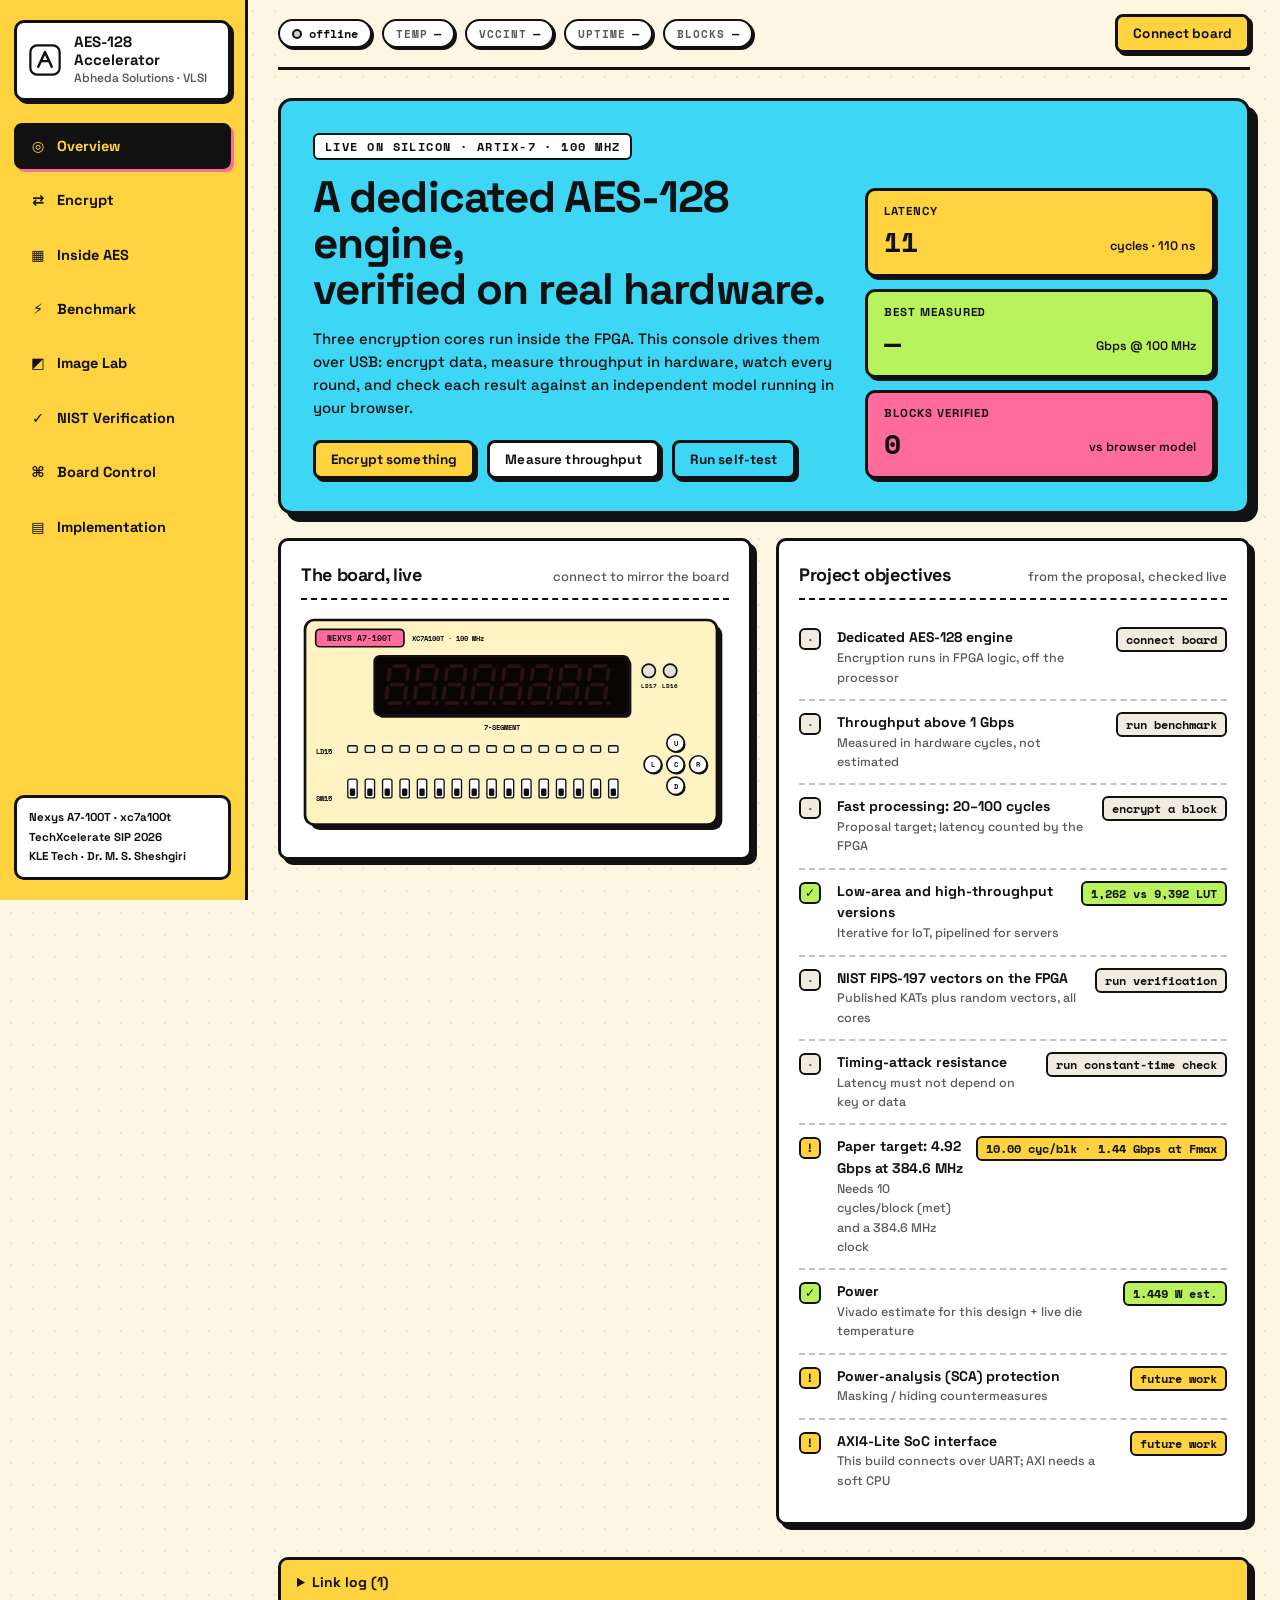
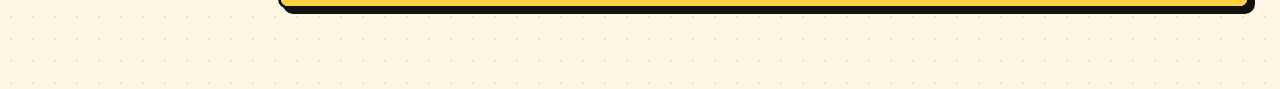
<file: fpga/web/index.html>
<!doctype html>
<html lang="en">
<head>
<meta charset="utf-8">
<meta name="viewport" content="width=device-width, initial-scale=1">
<title>AES-128 Accelerator Console</title>
<link rel="preconnect" href="https://fonts.googleapis.com">
<link rel="preconnect" href="https://fonts.gstatic.com" crossorigin>
<link rel="stylesheet" href="https://fonts.googleapis.com/css2?family=Space+Grotesk:wght@500;600;700&family=Space+Mono:wght@400;700&display=swap">
<link rel="stylesheet" href="app.css?v=nb2">
</head>
<body>
<div class="shell">

  <!-- ================================================================ nav -->
  <nav class="side" aria-label="Sections">
    <div class="brand">
      <div class="brand-mark" aria-hidden="true">
        <svg viewBox="0 0 32 32"><rect x="3" y="3" width="26" height="26" rx="6" fill="none" stroke="currentColor" stroke-width="2"/><path d="M10 22 L16 9 L22 22 M12.5 17h7" fill="none" stroke="currentColor" stroke-width="2.2" stroke-linecap="round" stroke-linejoin="round"/></svg>
      </div>
      <div>
        <div class="brand-name">AES-128 Accelerator</div>
        <div class="brand-sub">Abheda Solutions · VLSI</div>
      </div>
    </div>
    <ul class="nav">
      <li><a href="#overview" class="active" data-view="overview"><span class="ni">◎</span>Overview</a></li>
      <li><a href="#encrypt" data-view="encrypt"><span class="ni">⇄</span>Encrypt</a></li>
      <li><a href="#inside" data-view="inside"><span class="ni">▦</span>Inside AES</a></li>
      <li><a href="#bench" data-view="bench"><span class="ni">⚡</span>Benchmark</a></li>
      <li><a href="#image" data-view="image"><span class="ni">◩</span>Image Lab</a></li>
      <li><a href="#verify" data-view="verify"><span class="ni">✓</span>NIST Verification</a></li>
      <li><a href="#board" data-view="board"><span class="ni">⌘</span>Board Control</a></li>
      <li><a href="#impl" data-view="impl"><span class="ni">▤</span>Implementation</a></li>
    </ul>
    <div class="side-foot">
      <div>Nexys A7-100T · xc7a100t</div>
      <div>TechXcelerate SIP 2026</div>
      <div>KLE Tech · Dr. M. S. Sheshgiri</div>
    </div>
  </nav>

  <!-- ============================================================== main -->
  <main>
    <header class="topbar">
      <div class="chips" id="chips">
        <span class="chip" id="chipLink"><i class="dot"></i><span>offline</span></span>
        <span class="chip" title="FPGA die temperature (XADC)"><span class="k">TEMP</span><b id="chipTemp">—</b></span>
        <span class="chip" title="Core supply VCCINT (XADC)"><span class="k">VCCINT</span><b id="chipVcc">—</b></span>
        <span class="chip" title="Time since configuration"><span class="k">UPTIME</span><b id="chipUp">—</b></span>
        <span class="chip" title="Blocks encrypted by the FPGA since reset"><span class="k">BLOCKS</span><b id="chipBlocks">—</b></span>
      </div>
      <button id="connectBtn" class="btn primary">Connect board</button>
    </header>

    <div id="noSerial" class="banner bad" hidden>
      This browser can't reach serial ports. Open the page in <b>Chrome</b> or <b>Edge</b> via
      <code>START_CONSOLE.bat</code> (it serves <code>http://localhost:8000</code>).
    </div>

    <!-- ========================================================= overview -->
    <section class="view active" id="view-overview">
      <div class="hero">
        <div>
          <p class="eyebrow">Live on silicon · Artix-7 · 100 MHz</p>
          <h1>A dedicated AES-128 engine,<br>verified on real hardware.</h1>
          <p class="lede">Three encryption cores run inside the FPGA. This console drives them over USB:
            encrypt data, measure throughput in hardware, watch every round, and check each result
            against an independent model running in your browser.</p>
          <div class="hero-actions">
            <button class="btn primary" data-goto="encrypt">Encrypt something</button>
            <button class="btn" data-goto="bench">Measure throughput</button>
            <button class="btn ghost" id="ovSelftest">Run self-test</button>
          </div>
        </div>
        <div class="hero-stats">
          <div class="stat"><span class="k">Latency</span><b id="hsLat">11</b><span class="u">cycles · 110 ns</span></div>
          <div class="stat"><span class="k">Best measured</span><b id="hsGbps">—</b><span class="u">Gbps @ 100 MHz</span></div>
          <div class="stat"><span class="k">Blocks verified</span><b id="hsVerified">0</b><span class="u">vs browser model</span></div>
        </div>
      </div>

      <div class="grid2">
        <div class="card">
          <div class="card-head"><h2>The board, live</h2><span class="sub" id="boardMirrorNote">connect to mirror the board</span></div>
          <div id="boardMirror" class="board-mirror"></div>
        </div>
        <div class="card">
          <div class="card-head"><h2>Project objectives</h2><span class="sub">from the proposal, checked live</span></div>
          <div id="scorecard" class="scorecard"></div>
        </div>
      </div>
    </section>

    <!-- ========================================================== encrypt -->
    <section class="view" id="view-encrypt">
      <div class="view-head">
        <h1>Encrypt on the FPGA</h1>
        <p>Your data goes over USB to the board, through the selected core, and back. Every block is
          re-computed in the browser and compared.</p>
      </div>

      <div class="card">
        <div class="field">
          <label for="encInput">Message</label>
          <div class="seg-toggle" role="tablist" id="encFormat">
            <button class="on" data-fmt="text">Text</button><button data-fmt="hex">Hex block</button>
          </div>
          <textarea id="encInput" rows="2" spellcheck="false">Hello from Abheda Solutions!</textarea>
          <div class="hint" id="encHint"></div>
        </div>
        <div class="field">
          <label for="encKey">Key (128-bit hex)</label>
          <div class="row">
            <input id="encKey" class="mono grow" spellcheck="false" value="2b7e151628aed2a6abf7158809cf4f3c">
            <button class="btn" id="encRandKey">Random</button>
            <button class="btn" id="encNistKey">FIPS-197</button>
          </div>
        </div>
        <div class="field">
          <label>Core</label>
          <div class="core-pick" id="encCores"></div>
        </div>
        <div class="row">
          <button class="btn primary" id="encGo">Encrypt on FPGA</button>
          <button class="btn" id="encAll">Run on all three cores</button>
          <label class="check"><input type="checkbox" id="encShow" checked> show ciphertext on the 7-segment display</label>
        </div>
      </div>

      <div class="card" id="encResult" hidden>
        <div class="card-head"><h2>Result</h2><span class="sub" id="encMeta"></span></div>
        <div id="encTable"></div>
        <div class="field">
          <label>Ciphertext <span class="muted">(the scrambled message)</span></label>
          <div class="mono out" id="encCt"></div>
          <div class="row">
            <button class="btn" id="encCopyCt">Copy ciphertext</button>
            <button class="btn" id="encCopyKey">Copy key</button>
            <button class="btn primary" id="encToDec">Send to Decrypt ↓</button>
          </div>
        </div>
        <div class="field">
          <label>Decrypted in the browser</label>
          <div class="mono out" id="encBack"></div>
        </div>
      </div>

      <div class="card" id="decCard">
        <div class="card-head"><h2>Decrypt</h2><span class="sub">ciphertext + the same key → the original message</span></div>
        <div class="field">
          <label for="decCt">Ciphertext (hex)</label>
          <textarea id="decCt" rows="2" spellcheck="false" placeholder="paste the scrambled message here, e.g. 3925841d02dc09fbdc118597196a0b32"></textarea>
        </div>
        <div class="field">
          <label for="decKey">Key (128-bit hex)</label>
          <input id="decKey" class="mono" spellcheck="false" placeholder="the same 32-hex-digit key used to encrypt">
        </div>
        <div class="row">
          <button class="btn primary" id="decGo">Decrypt</button>
          <span class="hint" id="decHint"></span>
        </div>
        <div class="field">
          <label>Original message</label>
          <div class="out" id="decText"></div>
        </div>
        <div class="field">
          <label>As hex</label>
          <div class="mono out" id="decHex"></div>
        </div>
        <p class="muted">Decryption runs in the browser: the FPGA in this project is encrypt-only (hardware
          decryption is future work). Try a wrong key: you get garbage, which is the whole point.</p>
      </div>
    </section>

    <!-- =========================================================== inside -->
    <section class="view" id="view-inside">
      <div class="view-head">
        <h1>Inside AES-128</h1>
        <p>Step through the ten rounds the hardware executes. The intermediate states come from the
          browser model; the final ciphertext is checked against the FPGA.</p>
      </div>
      <div class="card">
        <div class="row">
          <div class="field grow"><label for="inKey">Key</label><input id="inKey" class="mono" value="000102030405060708090a0b0c0d0e0f"></div>
          <div class="field grow"><label for="inPt">Plaintext</label><input id="inPt" class="mono" value="00112233445566778899aabbccddeeff"></div>
        </div>
        <div class="round-bar">
          <button class="btn" id="inPrev" aria-label="Previous round">◀</button>
          <input type="range" id="inRound" min="0" max="10" value="1" aria-label="Round">
          <button class="btn" id="inNext" aria-label="Next round">▶</button>
          <button class="btn" id="inPlay">Play</button>
          <span class="round-label" id="inRoundLabel"></span>
        </div>
        <div id="inStages" class="stages"></div>
        <div class="inside-foot">
          <div class="mono" id="inFinal"></div>
          <button class="btn primary" id="inFpga">Check on FPGA</button>
          <span id="inFpgaRes"></span>
        </div>
      </div>
      <div class="card">
        <div class="card-head"><h2>Key schedule</h2><span class="sub">computed on the fly in hardware: 4 S-boxes, 128 flip-flops</span></div>
        <div id="inKeys" class="keys"></div>
      </div>
    </section>

    <!-- ============================================================ bench -->
    <section class="view" id="view-bench">
      <div class="view-head">
        <h1>Hardware benchmark</h1>
        <p>The FPGA streams blocks through a core back to back and counts clock cycles itself, so
          the USB link plays no part in the figure. The XOR of every ciphertext is checked
          against WebCrypto.</p>
      </div>
      <div class="card">
        <div class="row wrap">
          <div class="field"><label for="bnN">Blocks per run</label>
            <select id="bnN">
              <option value="1024">1 K</option><option value="65536">64 K</option>
              <option value="1048576" selected>1 M (16 MB)</option><option value="16777216">16 M (256 MB)</option>
            </select></div>
          <div class="field"><label>Cores</label><div class="core-pick multi" id="bnCores"></div></div>
          <div class="field"><label>&nbsp;</label><button class="btn primary" id="bnGo">Run benchmark</button></div>
        </div>
      </div>
      <div class="card">
        <div class="card-head"><h2>Throughput</h2><span class="sub">Gbps, log scale · measured at 100 MHz on the board</span></div>
        <div id="bnChart" class="chart"></div>
        <div id="bnTable"></div>
      </div>
      <div class="card">
        <div class="card-head"><h2>Constant-time check</h2><span class="sub">timing attacks need the latency to depend on the data</span></div>
        <p class="muted">Encrypts random blocks with random keys on every core and records the latency the hardware counted.</p>
        <div class="row"><button class="btn" id="ctGo">Run 300 random blocks per core</button><span id="ctRes"></span></div>
        <div id="ctChart" class="chart small"></div>
      </div>
    </section>

    <!-- ============================================================ image -->
    <section class="view" id="view-image">
      <div class="view-head">
        <h1>Image encryption lab</h1>
        <p>The reference paper's demo. Every pixel block is encrypted by the FPGA. ECB leaks the
          picture's structure; CTR, built from the same core, does not.</p>
      </div>
      <div class="card">
        <div class="row wrap">
          <div class="field"><label>Image</label>
            <div class="row">
              <button class="btn" id="imSample">Sample</button>
              <label class="btn file">Choose file<input type="file" id="imFile" accept="image/*" hidden></label>
            </div></div>
          <div class="field"><label for="imSize">Size</label>
            <select id="imSize"><option value="64">64 × 64 · 768 blocks</option><option value="128" selected>128 × 128 · 3 072 blocks</option><option value="256">256 × 256 · 12 288 blocks</option></select></div>
          <div class="field"><label>Core</label><div class="core-pick" id="imCores"></div></div>
          <div class="field"><label>&nbsp;</label><button class="btn primary" id="imGo">Encrypt on FPGA</button></div>
        </div>
        <div class="progress" id="imProg" hidden><div class="bar"></div><span class="ptext"></span></div>
      </div>
      <div class="images">
        <figure><canvas id="imOrig" width="256" height="256"></canvas><figcaption>Original</figcaption></figure>
        <figure><canvas id="imEcb" width="256" height="256"></canvas><figcaption>AES-ECB on the FPGA <span class="tag warn">leaks shapes</span></figcaption></figure>
        <figure><canvas id="imCtr" width="256" height="256"></canvas><figcaption>AES-CTR on the FPGA <span class="tag ok">no structure</span></figcaption></figure>
        <figure><canvas id="imDec" width="256" height="256"></canvas><figcaption>ECB decrypted in the browser</figcaption></figure>
      </div>
      <div class="card" id="imStats" hidden></div>
    </section>

    <!-- =========================================================== verify -->
    <section class="view" id="view-verify">
      <div class="view-head">
        <h1>NIST FIPS-197 verification on hardware</h1>
        <p>Published known-answer vectors plus random keys and plaintexts, through every core,
          each answer checked against the browser model.</p>
      </div>
      <div class="card">
        <div class="row wrap">
          <div class="field"><label for="vfN">Random vectors per core</label>
            <select id="vfN"><option>100</option><option selected>1000</option><option>5000</option></select></div>
          <div class="field"><label>&nbsp;</label><button class="btn primary" id="vfGo">Run verification</button></div>
          <div class="field grow"><label>&nbsp;</label><div class="progress" id="vfProg" hidden><div class="bar"></div><span class="ptext"></span></div></div>
        </div>
      </div>
      <div class="card"><div id="vfTable"></div></div>
      <div class="card"><div class="card-head"><h2>Known-answer tests</h2></div><div id="vfKat"></div></div>
    </section>

    <!-- ============================================================ board -->
    <section class="view" id="view-board">
      <div class="view-head">
        <h1>Board control</h1>
        <p>Everything on the board is reachable from here, and the board can drive the page too.</p>
      </div>
      <div class="grid2">
        <div class="card">
          <div class="card-head"><h2>7-segment display</h2></div>
          <div class="seg-preview" id="dsPreview"></div>
          <div class="row"><input id="dsText" class="mono grow" maxlength="60" value="ABHEDA AES-128"><button class="btn primary" id="dsSend">Show</button><button class="btn" id="dsAuto">Auto</button></div>
          <div class="row wrap tight">
            <label class="check"><input type="checkbox" id="dsLive" checked> live</label>
            <label class="inline">speed <input type="range" id="dsSpeed" min="0" max="30" value="18"></label>
            <label class="inline">brightness <input type="range" id="dsBright" min="0" max="7" value="7"></label>
          </div>
          <div class="hint" id="dsNote"></div>
        </div>
        <div class="card">
          <div class="card-head"><h2>LEDs</h2><span class="sub">click to toggle</span></div>
          <div class="led-row" id="ldRow"></div>
          <div class="row wrap">
            <label class="check"><input type="checkbox" id="ldManual"> page controls the LEDs</label>
            <button class="btn" id="ldKnight">Scanner</button>
            <button class="btn" id="ldCount">Binary count</button>
            <button class="btn" id="ldClear">Clear</button>
          </div>
          <div class="row wrap">
            <span class="muted">LD16</span><div class="rgb-pick" id="rgb16"></div>
            <span class="muted">LD17</span><div class="rgb-pick" id="rgb17"></div>
          </div>
        </div>
        <div class="card">
          <div class="card-head"><h2>Switches and buttons</h2><span class="sub">read live from the board</span></div>
          <div class="sw-row" id="swRow"></div>
          <div class="btn-row" id="btRow"></div>
          <label class="check"><input type="checkbox" id="btActions" checked> board buttons drive the page</label>
          <ul class="muted small-list">
            <li><b>SW1–SW0</b> pick the core (1 iterative, 2 overlapped, 3 pipelined)</li>
            <li><b>BTNU</b> encrypt a random block, ciphertext scrolls on the display</li>
            <li><b>BTND</b> run a 1 M-block benchmark, Gbps on the display</li>
            <li><b>BTNC</b> self-test (in hardware)</li>
          </ul>
        </div>
        <div class="card">
          <div class="card-head"><h2>Self-test</h2><span class="sub">FIPS-197 C.1 through each core, inside the FPGA</span></div>
          <div id="stView" class="selftest"></div>
          <button class="btn primary" id="stGo">Run self-test</button>
        </div>
      </div>
    </section>

    <!-- ============================================================= impl -->
    <section class="view" id="view-impl">
      <div class="view-head">
        <h1>Implementation</h1>
        <p>Numbers from the routed design that is on the board, written by
          <code>fpga/scripts/build.tcl</code>.</p>
      </div>
      <div id="implBody"><div class="card muted">Loading build_info.json…</div></div>
    </section>

    <!-- ============================================================== log -->
    <details class="log" id="logBox">
      <summary>Link log <span id="logCount"></span></summary>
      <div id="log"></div>
    </details>
  </main>
</div>

<div class="toast" id="toast" role="status" aria-live="polite"></div>
<script type="module" src="js/app.js?v=nb2"></script>
</body>
</html>
</file>
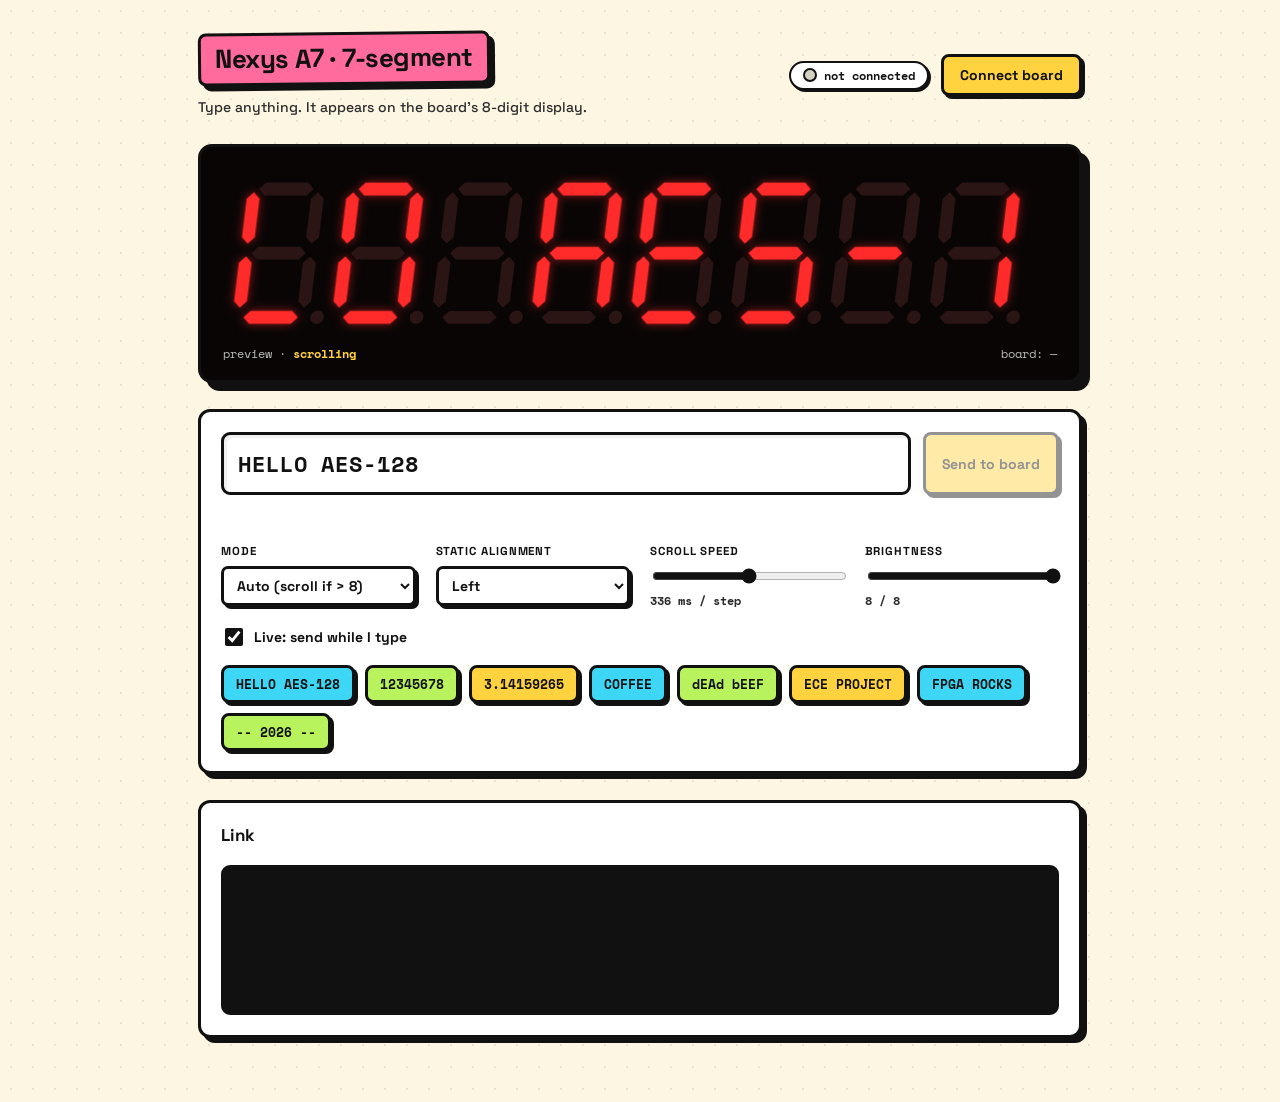
<file: fpga/web/seg7_demo.html>
<!doctype html>
<html lang="en">
<head>
<meta charset="utf-8">
<meta name="viewport" content="width=device-width, initial-scale=1">
<title>Nexys Display</title>
<link rel="stylesheet" href="https://fonts.googleapis.com/css2?family=Space+Grotesk:wght@500;700&family=Space+Mono:wght@400;700&display=swap">
<style>
  :root {
    color-scheme: light;
    --bg: #fdf6e3; --surface: #ffffff; --ink: #111111; --ink-2: #2b2b2b; --muted: #5c5a55;
    --line: #111111; --accent: #ffd23f; --pink: #ff6b9d; --cyan: #3dd6f5; --lime: #b8f25c;
    --ok: #18a058; --warn: #b45309; --bad: #d62839;
    --panel: #0a0505; --seg-on: #ff2a2a; --seg-off: #2a1414;
    --sh: 5px 5px 0 #111; --sh-sm: 3px 3px 0 #111;
    --mono: "Space Mono", ui-monospace, "Cascadia Mono", Consolas, monospace;
    --sans: "Space Grotesk", system-ui, -apple-system, "Segoe UI", Roboto, sans-serif;
  }
  * { box-sizing: border-box; }
  body {
    margin: 0; background: var(--bg); color: var(--ink); font: 500 15px/1.5 var(--sans);
    background-image: radial-gradient(#11111114 1.2px, transparent 1.2px); background-size: 22px 22px;
  }
  .wrap { max-width: 920px; margin: 0 auto; padding: 32px 18px 64px; display: flex; flex-direction: column; gap: 26px; }
  header { display: flex; flex-wrap: wrap; align-items: center; justify-content: space-between; gap: 14px; }
  h1 {
    margin: 0; font-size: 26px; font-weight: 800; letter-spacing: -0.02em; display: inline-block;
    background: var(--pink); border: 3px solid var(--ink); box-shadow: var(--sh); padding: 4px 14px; border-radius: 8px;
    transform: rotate(-0.6deg);
  }
  .sub { margin: 12px 0 0; color: var(--ink-2); font-size: 14px; }
  .conn { display: flex; align-items: center; gap: 12px; }
  .pill {
    display: inline-flex; align-items: center; gap: 7px; font: 700 12px var(--mono); color: var(--ink);
    border: 2px solid var(--ink); border-radius: 999px; padding: 4px 12px; background: var(--surface); box-shadow: 2px 2px 0 var(--ink);
  }
  .pill::before { content: ""; width: 10px; height: 10px; border-radius: 50%; border: 2px solid var(--ink); background: var(--dot, #d4d0c4); }
  .pill.on { background: var(--lime); --dot: var(--ok); }
  .pill.err { background: #ff8fa3; --dot: var(--bad); }
  button {
    font: 800 14px var(--sans); border-radius: 8px; border: 3px solid var(--ink); background: var(--surface);
    color: var(--ink); padding: 9px 16px; cursor: pointer; box-shadow: var(--sh-sm); transition: transform .08s, box-shadow .08s;
  }
  button:hover { transform: translate(-2px, -2px); box-shadow: 5px 5px 0 var(--ink); }
  button:active { transform: translate(3px, 3px); box-shadow: none; }
  button.primary { background: var(--accent); }
  button:disabled { opacity: .45; cursor: not-allowed; transform: none; box-shadow: var(--sh-sm); }
  button:focus-visible, input:focus-visible, select:focus-visible { outline: 3px solid var(--pink); outline-offset: 3px; }
  .board { background: var(--panel); border-radius: 14px; padding: 26px 22px 18px; border: 3px solid var(--ink); box-shadow: 8px 8px 0 var(--ink); }
  .digits { display: block; width: 100%; height: auto; }
  .board-foot { display: flex; justify-content: space-between; flex-wrap: wrap; gap: 8px; margin-top: 12px; font: 12px var(--mono); color: #b9b9b9; }
  .board-foot b { color: var(--accent); font-weight: 700; }
  .card {
    background: var(--surface); border: 3px solid var(--ink); border-radius: 12px; box-shadow: var(--sh);
    padding: 20px; display: flex; flex-direction: column; gap: 16px;
  }
  .row { display: flex; gap: 12px; flex-wrap: wrap; }
  .grow { flex: 1 1 260px; }
  input[type=text] {
    width: 100%; font: 700 22px var(--mono); letter-spacing: .04em; padding: 12px 14px; border-radius: 9px;
    border: 3px solid var(--ink); background: var(--surface); color: var(--ink); box-shadow: inset 3px 3px 0 #1111110f;
  }
  input[type=text]:focus { outline: none; box-shadow: var(--sh-sm); background: #fffdf3; }
  .opts { display: grid; grid-template-columns: repeat(auto-fit, minmax(170px, 1fr)); gap: 14px 20px; }
  .opt { display: flex; flex-direction: column; gap: 6px; }
  .opt label { font-size: 11.5px; color: var(--ink); font-weight: 800; text-transform: uppercase; letter-spacing: .08em; }
  .opt .val { font: 700 12px var(--mono); color: var(--ink-2); }
  select { font: 700 14px var(--sans); padding: 7px 9px; border-radius: 7px; border: 3px solid var(--ink); background: var(--surface); color: var(--ink); box-shadow: var(--sh-sm); }
  input[type=range] { width: 100%; accent-color: var(--ink); }
  .check { display: flex; align-items: center; gap: 8px; font-size: 14px; color: var(--ink); font-weight: 700; }
  .check input { accent-color: var(--ink); width: 18px; height: 18px; }
  .presets { display: flex; flex-wrap: wrap; gap: 10px; }
  .presets button { font: 700 13px var(--mono); padding: 6px 12px; background: var(--cyan); }
  .presets button:nth-child(3n+2) { background: var(--lime); }
  .presets button:nth-child(3n+3) { background: var(--accent); }
  .note { font-size: 13px; color: var(--bad); font-weight: 700; min-height: 1.2em; margin: 0; }
  .log {
    font: 12px/1.7 var(--mono); color: #f2f2f2; background: #111; border: 3px solid var(--ink); border-radius: 9px;
    padding: 10px 12px; height: 150px; overflow: auto; white-space: pre-wrap; word-break: break-all;
  }
  .log .ok  { color: #8cff7a; }
  .log .bad { color: #ff7a8f; }
  .unsupported { background: #ff8fa3; border: 3px solid var(--ink); border-radius: 12px; padding: 16px 18px; box-shadow: var(--sh-sm); }
  h2 { margin: 0; font-size: 17px; font-weight: 800; }
</style>
</head>
<body>
<div class="wrap">

  <header>
    <div>
      <h1>Nexys A7 · 7-segment</h1>
      <p class="sub">Type anything. It appears on the board's 8-digit display.</p>
    </div>
    <div class="conn">
      <span id="status" class="pill">not connected</span>
      <button id="connectBtn" class="primary">Connect board</button>
    </div>
  </header>

  <div id="noSerial" class="unsupported" hidden>
    <h2>This browser can't talk to serial ports</h2>
    <p>Open this page in <b>Chrome</b> or <b>Edge</b>, served from
    <code>http://localhost</code> (run <code>fpga\web\serve.ps1</code>).</p>
  </div>

  <section class="board" aria-label="Preview of the board display">
    <svg id="digits" class="digits" viewBox="0 0 520 100" role="img"
         aria-label="7-segment preview"></svg>
    <div class="board-foot">
      <span>preview · <b id="modeLabel">static</b></span>
      <span id="boardState">board: —</span>
    </div>
  </section>

  <section class="card">
    <div class="row">
      <div class="grow">
        <input id="text" type="text" maxlength="60" value="HELLO AES-128"
               autocomplete="off" spellcheck="false" aria-label="Text to display">
      </div>
      <button id="sendBtn" class="primary" disabled>Send to board</button>
    </div>
    <p id="note" class="note"></p>

    <div class="opts">
      <div class="opt">
        <label for="mode">Mode</label>
        <select id="mode">
          <option value="auto">Auto (scroll if &gt; 8)</option>
          <option value="static">Static</option>
          <option value="scroll">Scroll</option>
        </select>
      </div>
      <div class="opt">
        <label for="align">Static alignment</label>
        <select id="align">
          <option value="left">Left</option>
          <option value="right">Right</option>
        </select>
      </div>
      <div class="opt">
        <label for="speed">Scroll speed</label>
        <input id="speed" type="range" min="0" max="30" value="15">
        <span class="val" id="speedVal"></span>
      </div>
      <div class="opt">
        <label for="bright">Brightness</label>
        <input id="bright" type="range" min="0" max="7" value="7">
        <span class="val" id="brightVal"></span>
      </div>
    </div>

    <label class="check">
      <input id="live" type="checkbox" checked>
      Live: send while I type
    </label>

    <div class="presets" id="presets"></div>
  </section>

  <section class="card">
    <h2>Link</h2>
    <div id="log" class="log" aria-live="polite"></div>
  </section>

</div>

<script>
// ---------------------------------------------------------------------------
// Font: segment bits, a = bit 0 ... g = bit 6, dp = bit 7.
// Shared with the FPGA: the board shows exactly these bits.
// ---------------------------------------------------------------------------
const UPPER = {
  "0":0x3F,"1":0x06,"2":0x5B,"3":0x4F,"4":0x66,"5":0x6D,"6":0x7D,"7":0x07,
  "8":0x7F,"9":0x6F,
  "A":0x77,"B":0x7C,"C":0x39,"D":0x5E,"E":0x79,"F":0x71,"G":0x3D,"H":0x76,
  "I":0x30,"J":0x1E,"K":0x75,"L":0x38,"M":0x37,"N":0x54,"O":0x3F,"P":0x73,
  "Q":0x67,"R":0x50,"S":0x6D,"T":0x78,"U":0x3E,"V":0x3E,"W":0x7E,"X":0x76,
  "Y":0x6E,"Z":0x5B,
  " ":0x00,"-":0x40,"_":0x08,"=":0x48,"\"":0x22,"'":0x02,"`":0x20,
  "[":0x39,"]":0x0F,"(":0x39,")":0x0F,"{":0x39,"}":0x0F,
  "?":0x53,"!":0x82,"/":0x52,"\\":0x64,"|":0x30,"^":0x23,"°":0x63,
  "<":0x58,">":0x4C,"~":0x01,"+":0x46,"*":0x63,"#":0x49,
};
// lowercase forms that read better than their capitals
const LOWER = { "c":0x58, "h":0x74, "o":0x5C, "u":0x1C, "i":0x10, "n":0x54, "r":0x50, "t":0x78 };

function encode(text) {
  const segs = [];
  const bad = new Set();
  for (const ch of text) {
    if (ch === "." || ch === ",") {
      // decimal point rides on the previous digit, like a calculator
      if (segs.length && !(segs[segs.length - 1] & 0x80)) segs[segs.length - 1] |= 0x80;
      else segs.push(0x80);
      continue;
    }
    let s = LOWER[ch];
    if (s === undefined) s = UPPER[ch.toUpperCase()];
    if (s === undefined) { bad.add(ch); s = 0x00; }
    segs.push(s);
  }
  return { segs, bad: [...bad] };
}

const MAX_LEN = 64;   // FPGA buffer
const GAP = 4;        // blanks between repeats when scrolling

function buildPayload(text, opts) {
  const { segs, bad } = encode(text);
  const scroll = opts.mode === "scroll" || (opts.mode === "auto" && segs.length > 8);
  let out, truncated = false;
  if (scroll) {
    out = segs.slice(0, MAX_LEN - GAP);
    truncated = segs.length > out.length;
    out = out.concat(new Array(GAP).fill(0));
    while (out.length < 8) out.push(0);
  } else {
    out = segs.slice(0, 8);
    truncated = segs.length > 8;
    const pad = new Array(8 - out.length).fill(0);
    out = opts.align === "right" ? pad.concat(out) : out.concat(pad);
  }
  return { segs: out, scroll, bad, truncated };
}

function frameBytes(p, opts) {
  const flags = (p.scroll ? 1 : 0) | ((opts.bright & 7) << 1);
  return new Uint8Array([0xA5, flags, opts.speed & 0xFF, p.segs.length, ...p.segs]);
}

// ---------------------------------------------------------------------------
// Preview: same windowing and timing as the FPGA
// ---------------------------------------------------------------------------
const svg = document.getElementById("digits");
const NS = "http://www.w3.org/2000/svg";
const digitEls = [];

function hseg(cx, cy, L, t) {
  const h = t / 2;
  return `${cx-L/2},${cy} ${cx-L/2+h},${cy-h} ${cx+L/2-h},${cy-h} ${cx+L/2},${cy} ${cx+L/2-h},${cy+h} ${cx-L/2+h},${cy+h}`;
}
function vseg(cx, cy, L, t) {
  const h = t / 2;
  return `${cx},${cy-L/2} ${cx+h},${cy-L/2+h} ${cx+h},${cy+L/2-h} ${cx},${cy+L/2} ${cx-h},${cy+L/2-h} ${cx-h},${cy-L/2+h}`;
}
(function buildDigits() {
  const T = 8, W = 40, H = 80;
  const shapes = [
    ["poly", hseg(W/2, 4, W - 6, T)],          // a
    ["poly", vseg(W, H*0.25 + 2, H/2 - 8, T)],  // b
    ["poly", vseg(W, H*0.75 + 2, H/2 - 8, T)],  // c
    ["poly", hseg(W/2, H + 4, W - 6, T)],      // d
    ["poly", vseg(0, H*0.75 + 2, H/2 - 8, T)],  // e
    ["poly", vseg(0, H*0.25 + 2, H/2 - 8, T)],  // f
    ["poly", hseg(W/2, H/2 + 4, W - 6, T)],    // g
  ];
  for (let d = 0; d < 8; d++) {
    const g = document.createElementNS(NS, "g");
    g.setAttribute("transform", `translate(${20 + d * 62},6) skewX(-7)`);
    const parts = [];
    for (const [, pts] of shapes) {
      const p = document.createElementNS(NS, "polygon");
      p.setAttribute("points", pts);
      g.appendChild(p);
      parts.push(p);
    }
    const dp = document.createElementNS(NS, "circle");
    dp.setAttribute("cx", W + 9); dp.setAttribute("cy", H + 4); dp.setAttribute("r", 4.2);
    g.appendChild(dp);
    parts.push(dp);
    svg.appendChild(g);
    digitEls.push(parts);
  }
})();

let preview = { segs: new Array(8).fill(0), scroll: false };
let pos = 0;
let lastStep = performance.now();

function paint() {
  const opts = readOpts();
  const alpha = 0.35 + 0.65 * ((opts.bright + 1) / 8);
  const on = getComputedStyle(document.documentElement).getPropertyValue("--seg-on").trim();
  const off = getComputedStyle(document.documentElement).getPropertyValue("--seg-off").trim();
  for (let d = 0; d < 8; d++) {
    const n = preview.segs.length;
    const s = preview.scroll ? preview.segs[(pos + d) % n] : preview.segs[d];
    digitEls[d].forEach((el, bit) => {
      const lit = (s >> bit) & 1;
      el.setAttribute("fill", lit ? on : off);
      el.setAttribute("fill-opacity", lit ? alpha.toFixed(2) : "1");
      el.style.filter = lit ? "drop-shadow(0 0 3px rgba(255,40,40,.55))" : "none";
    });
  }
}

function tick(now) {
  if (preview.scroll) {
    const stepMs = (readOpts().speed + 1) * 21;
    if (now - lastStep >= stepMs) {
      pos = (pos + 1) % preview.segs.length;
      lastStep = now;
      paint();
    }
  }
  requestAnimationFrame(tick);
}

// ---------------------------------------------------------------------------
// Controls
// ---------------------------------------------------------------------------
const $ = (id) => document.getElementById(id);
const textEl = $("text"), sendBtn = $("sendBtn"), connectBtn = $("connectBtn");

function readOpts() {
  return {
    mode: $("mode").value,
    align: $("align").value,
    speed: 30 - Number($("speed").value),    // slider right = faster
    bright: Number($("bright").value),
  };
}

function refresh() {
  const opts = readOpts();
  const p = buildPayload(textEl.value, opts);
  preview = p;
  pos = 0;
  lastStep = performance.now();
  $("modeLabel").textContent = p.scroll ? "scrolling" : "static";
  $("speedVal").textContent = `${((opts.speed + 1) * 21)} ms / step`;
  $("brightVal").textContent = `${opts.bright + 1} / 8`;
  const notes = [];
  if (p.bad.length) notes.push(`No 7-segment shape for: ${p.bad.map(c => JSON.stringify(c)).join(" ")} (shown blank)`);
  if (p.truncated) notes.push(p.scroll ? `Only the first ${MAX_LEN - GAP} characters fit` : "Static mode shows the first 8 characters");
  $("note").textContent = notes.join(" · ");
  paint();
  return p;
}

const PRESETS = ["HELLO AES-128", "12345678", "3.14159265", "COFFEE", "dEAd bEEF",
                 "ECE PROJECT", "FPGA ROCKS", "-- 2026 --"];
for (const t of PRESETS) {
  const b = document.createElement("button");
  b.textContent = t;
  b.addEventListener("click", () => { textEl.value = t; refresh(); if (port) queueSend(); });
  $("presets").appendChild(b);
}

let liveTimer = null;
textEl.addEventListener("input", () => {
  refresh();
  if (port && $("live").checked) {
    clearTimeout(liveTimer);
    liveTimer = setTimeout(queueSend, 150);
  }
});
textEl.addEventListener("keydown", (e) => { if (e.key === "Enter" && port) queueSend(); });
for (const id of ["mode", "align", "speed", "bright"]) {
  $(id).addEventListener("input", () => {
    refresh();
    if (port && $("live").checked) { clearTimeout(liveTimer); liveTimer = setTimeout(queueSend, 150); }
  });
}
sendBtn.addEventListener("click", queueSend);

// ---------------------------------------------------------------------------
// Web Serial
// ---------------------------------------------------------------------------
let port = null, writer = null, reader = null;
let rxBuf = [];
let pending = null;       // { len, t0, resolve }
let sending = false, sendAgain = false;

function log(msg, cls) {
  const el = $("log");
  const line = document.createElement("div");
  if (cls) line.className = cls;
  line.textContent = `${new Date().toLocaleTimeString()}  ${msg}`;
  el.appendChild(line);
  el.scrollTop = el.scrollHeight;
}

function setStatus(text, cls) {
  const s = $("status");
  s.textContent = text;
  s.className = "pill" + (cls ? " " + cls : "");
}

async function connect() {
  try {
    port = await navigator.serial.requestPort({ filters: [{ usbVendorId: 0x0403 }] });
    await port.open({ baudRate: 115200 });
    writer = port.writable.getWriter();
    const info = port.getInfo();
    setStatus("connected", "on");
    log(`opened port (USB ${info.usbVendorId?.toString(16)}:${info.usbProductId?.toString(16)}) at 115200`, "ok");
    connectBtn.textContent = "Disconnect";
    sendBtn.disabled = false;
    readLoop();
    queueSend();
  } catch (e) {
    port = null;
    if (e.name !== "NotFoundError") {
      setStatus("error", "err");
      log(`could not open: ${e.message}. Is another program (e.g. a terminal) using COM9?`, "bad");
    }
  }
}

async function disconnect() {
  try {
    if (reader) { await reader.cancel(); }
    if (writer) { writer.releaseLock(); }
    if (port) { await port.close(); }
  } catch (e) { /* closing anyway */ }
  port = writer = reader = null;
  setStatus("not connected");
  connectBtn.textContent = "Connect board";
  sendBtn.disabled = true;
  $("boardState").textContent = "board: —";
  log("disconnected");
}

async function readLoop() {
  while (port && port.readable) {
    reader = port.readable.getReader();
    try {
      for (;;) {
        const { value, done } = await reader.read();
        if (done) break;
        for (const b of value) onByte(b);
      }
    } catch (e) {
      log(`read error: ${e.message}`, "bad");
      break;
    } finally {
      reader.releaseLock();
    }
  }
}

function onByte(b) {
  rxBuf.push(b);
  while (rxBuf.length >= 2) {
    if (rxBuf[0] !== 0x5A) { rxBuf.shift(); continue; }
    const len = rxBuf[1];
    rxBuf.splice(0, 2);
    if (pending && pending.len === len) {
      const ms = (performance.now() - pending.t0).toFixed(1);
      pending.resolve(true);
      pending = null;
      $("boardState").innerHTML = `board: <b>showing</b> · ack ${ms} ms`;
      log(`board acknowledged ${len} patterns in ${ms} ms`, "ok");
    }
  }
}

function waitAck(len) {
  return new Promise((resolve) => {
    pending = { len, t0: performance.now(), resolve };
    setTimeout(() => {
      if (pending && pending.len === len) { pending = null; resolve(false); }
    }, 600);
  });
}

// Coalesce: while one frame is in flight, only the newest text is sent next.
async function queueSend() {
  if (!port) return;
  if (sending) { sendAgain = true; return; }
  sending = true;
  do {
    sendAgain = false;
    const opts = readOpts();
    const p = refresh();
    const bytes = frameBytes(p, opts);
    try {
      const ack = waitAck(p.segs.length);
      await writer.write(bytes);
      log(`sent "${textEl.value}" -> ${bytes.length} bytes`);
      if (!(await ack)) {
        log("no acknowledgement from the board -- is seg7_text.bit loaded?", "bad");
        $("boardState").textContent = "board: no reply";
        await new Promise(r => setTimeout(r, 40));   // let the FPGA drop any partial frame
      }
    } catch (e) {
      log(`write failed: ${e.message}`, "bad");
      break;
    }
  } while (sendAgain);
  sending = false;
}

connectBtn.addEventListener("click", () => (port ? disconnect() : connect()));

if (!("serial" in navigator)) {
  $("noSerial").hidden = false;
  connectBtn.disabled = true;
  setStatus("unsupported browser", "err");
} else {
  navigator.serial.addEventListener("disconnect", (e) => {
    if (port && e.target === port) { log("board unplugged", "bad"); disconnect(); }
  });
}

refresh();
requestAnimationFrame(tick);
</script>
</body>
</html>
</file>
<file: fpga/web/app.css>
/* AES-128 Accelerator Console -- neobrutalist styling
   Thick black outlines, hard offset shadows, flat saturated colour. */
:root {
  color-scheme: light;
  --bg: #fdf6e3;
  --panel: #ffffff;
  --panel-2: #fff3c4;
  --panel-3: #f1ece0;
  --ink: #111111;
  --ink-2: #2b2b2b;
  --muted: #5c5a55;
  --line: #111111;
  --line-2: #111111;
  --accent: #ffd23f;          /* primary yellow */
  --accent-ink: #111111;
  --pink: #ff6b9d;
  --cyan: #3dd6f5;
  --lime: #b8f25c;
  --ok: #18a058;
  --ok-bg: #b8f25c;
  --warn: #b45309;
  --warn-bg: #ffd23f;
  --bad: #d62839;
  --bad-bg: #ff8fa3;
  --seg: #ff3b30;
  --c1: #ff9f1c;              /* iterative */
  --c2: #3dd6f5;              /* overlapped (ii10) */
  --c3: #b388ff;              /* pipelined */
  --c0: #9ca3af;              /* software */
  --bw: 3px;                  /* border width */
  --sh: 5px 5px 0 #111;       /* hard shadow */
  --sh-sm: 3px 3px 0 #111;
  --sans: "Space Grotesk", "Archivo", system-ui, -apple-system, "Segoe UI", Roboto, sans-serif;
  --mono: "Space Mono", "JetBrains Mono", "Cascadia Code", Consolas, "SF Mono", Menlo, monospace;
  --r: 10px;
}
* { box-sizing: border-box; }
html, body { margin: 0; background: var(--bg); color: var(--ink); }
body {
  font: 500 15px/1.55 var(--sans);
  -webkit-font-smoothing: antialiased;
  background-image: radial-gradient(#11111114 1.2px, transparent 1.2px);
  background-size: 22px 22px;
}
code, .mono { font-family: var(--mono); }
code { font-size: .88em; background: var(--accent); border: 2px solid var(--ink); padding: 0 6px; border-radius: 5px; }
h1, h2 { margin: 0; letter-spacing: -0.02em; font-weight: 800; }
a { color: var(--ink); }
[hidden] { display: none !important; }

/* ------------------------------------------------------------- layout */
.shell { display: grid; grid-template-columns: 248px minmax(0, 1fr); min-height: 100vh; }
.side {
  position: sticky; top: 0; height: 100vh;
  border-right: var(--bw) solid var(--ink);
  background: var(--accent);
  padding: 20px 14px; display: flex; flex-direction: column; gap: 22px;
}
.brand {
  display: flex; gap: 11px; align-items: center; padding: 10px;
  background: var(--panel); border: var(--bw) solid var(--ink); border-radius: var(--r); box-shadow: var(--sh-sm);
}
.brand-mark { width: 36px; height: 36px; color: var(--ink); flex: none; }
.brand-name { font-weight: 800; font-size: 15px; line-height: 1.2; }
.brand-sub { font-size: 12px; color: var(--muted); font-weight: 600; }
.nav { list-style: none; margin: 0; padding: 0; display: flex; flex-direction: column; gap: 8px; }
.nav a {
  display: flex; gap: 10px; align-items: center;
  padding: 9px 12px; border-radius: 8px;
  color: var(--ink); text-decoration: none; font-size: 14.5px; font-weight: 700;
  border: var(--bw) solid transparent;
  transition: transform .08s, box-shadow .08s;
}
.nav a:hover { background: var(--panel); border-color: var(--ink); box-shadow: var(--sh-sm); transform: translate(-1px, -1px); }
.nav a.active { background: var(--ink); color: var(--accent); border-color: var(--ink); box-shadow: 3px 3px 0 var(--pink); }
.ni { width: 18px; text-align: center; }
.nav a.active .ni { color: var(--accent); }
.side-foot {
  margin-top: auto; font-size: 11.5px; font-weight: 700; color: var(--ink); line-height: 1.7;
  padding: 10px 12px; background: var(--panel); border: var(--bw) solid var(--ink); border-radius: var(--r);
}

main { padding: 0 30px 80px; min-width: 0; }
.topbar {
  position: sticky; top: 0; z-index: 5;
  display: flex; align-items: center; justify-content: space-between; gap: 12px; flex-wrap: wrap;
  padding: 14px 0; background: var(--bg);
  border-bottom: var(--bw) solid var(--ink); margin-bottom: 28px;
}
.chips { display: flex; gap: 10px; flex-wrap: wrap; }
.chip {
  display: inline-flex; align-items: center; gap: 7px;
  font: 700 12px var(--mono); color: var(--ink);
  border: 2px solid var(--ink); background: var(--panel); border-radius: 999px; padding: 4px 12px;
  box-shadow: 2px 2px 0 var(--ink);
}
.chip .k { color: var(--muted); font-size: 10.5px; letter-spacing: .08em; }
.chip b { color: var(--ink); font-weight: 700; }
.dot { width: 10px; height: 10px; border-radius: 50%; background: #d4d0c4; border: 2px solid var(--ink); display: inline-block; }
.chip.on { background: var(--lime); }
.chip.on .dot { background: var(--ok); }
.chip.err { background: var(--bad-bg); }
.chip.err .dot { background: var(--bad); }

.view { display: none; flex-direction: column; gap: 24px; }
.view.active { display: flex; }
.view-head h1 {
  font-size: 30px; display: inline-block; background: var(--pink);
  border: var(--bw) solid var(--ink); box-shadow: var(--sh); padding: 4px 14px; border-radius: 8px;
  transform: rotate(-0.6deg);
}
.view-head p { color: var(--ink-2); max-width: 75ch; margin: 14px 0 0; font-weight: 500; }

/* ------------------------------------------------------------- cards */
.card {
  background: var(--panel); border: var(--bw) solid var(--ink); border-radius: var(--r);
  box-shadow: var(--sh);
  padding: 20px; display: flex; flex-direction: column; gap: 16px; min-width: 0;
}
.card-head {
  display: flex; align-items: baseline; justify-content: space-between; gap: 12px; flex-wrap: wrap;
  border-bottom: 2px dashed var(--ink); padding-bottom: 10px;
}
.card-head h2 { font-size: 18px; }
.sub, .muted { color: var(--muted); font-size: 13px; font-weight: 500; }
.grid2 { display: grid; grid-template-columns: repeat(auto-fit, minmax(420px, 1fr)); gap: 24px; align-items: start; }
#implBody { display: flex; flex-direction: column; gap: 24px; }
.row { display: flex; gap: 10px; align-items: center; flex-wrap: wrap; }
.row.wrap { align-items: flex-end; gap: 18px; }
.row.tight { gap: 16px; }
.grow { flex: 1 1 220px; min-width: 0; }
.field { display: flex; flex-direction: column; gap: 6px; min-width: 0; }
.field > label, .stat .k {
  font-size: 11.5px; letter-spacing: .08em; text-transform: uppercase; color: var(--ink); font-weight: 800;
}
.field > label .muted { text-transform: none; letter-spacing: 0; font-weight: 500; }
.hint { font-size: 13px; color: var(--muted); min-height: 1em; font-weight: 600; }
.hint.warn { color: var(--bad); }

/* ------------------------------------------------------------- controls */
.btn {
  font: 800 13.5px var(--sans); color: var(--ink); letter-spacing: .01em;
  background: var(--panel); border: var(--bw) solid var(--ink); border-radius: 8px;
  padding: 8px 15px; cursor: pointer; white-space: nowrap;
  box-shadow: var(--sh-sm);
  transition: transform .08s, box-shadow .08s;
}
.btn:hover { transform: translate(-2px, -2px); box-shadow: 5px 5px 0 var(--ink); }
.btn:active { transform: translate(3px, 3px); box-shadow: 0 0 0 var(--ink); }
.btn.primary { background: var(--accent); color: var(--ink); }
.btn.ghost { background: var(--cyan); }
.btn:disabled { opacity: .45; cursor: not-allowed; transform: none; box-shadow: var(--sh-sm); }
.btn.file { display: inline-flex; align-items: center; }
:is(.btn, input, select, textarea, a):focus-visible { outline: 3px solid var(--pink); outline-offset: 3px; }
input:not([type]), input[type=text], textarea, select {
  font: 600 14px var(--sans); color: var(--ink);
  background: var(--panel); border: var(--bw) solid var(--ink); border-radius: 8px; padding: 9px 11px;
  width: 100%;
  box-shadow: inset 3px 3px 0 #1111110f;
}
input:not([type]):focus, input[type=text]:focus, textarea:focus, select:focus { background: #fffdf3; box-shadow: var(--sh-sm); outline: none; }
input.mono, textarea { font-family: var(--mono); font-size: 14px; }
textarea { resize: vertical; }
select { width: auto; cursor: pointer; }
input[type=range] { accent-color: var(--ink); }
.check { display: inline-flex; align-items: center; gap: 8px; font-size: 13.5px; color: var(--ink); font-weight: 700; }
.check input { accent-color: var(--ink); width: 18px; height: 18px; }
.inline { display: inline-flex; align-items: center; gap: 8px; font-size: 13px; color: var(--ink); font-weight: 700; }

.seg-toggle {
  display: inline-flex; border: var(--bw) solid var(--ink); border-radius: 8px; overflow: hidden; width: max-content;
  box-shadow: var(--sh-sm);
}
.seg-toggle button { font: 800 12.5px var(--sans); background: var(--panel); color: var(--ink); border: 0; padding: 6px 14px; cursor: pointer; }
.seg-toggle button + button { border-left: var(--bw) solid var(--ink); }
.seg-toggle button.on { background: var(--ink); color: var(--accent); }

.core-pick { display: flex; gap: 12px; flex-wrap: wrap; }
.core-opt {
  display: flex; flex-direction: column; gap: 2px; text-align: left;
  min-width: 160px; padding: 10px 13px; border-radius: 9px; cursor: pointer;
  background: var(--panel); border: var(--bw) solid var(--ink); color: var(--ink);
  font: 600 13px var(--sans);
  box-shadow: var(--sh-sm);
  transition: transform .08s, box-shadow .08s;
}
.core-opt:hover { transform: translate(-2px, -2px); box-shadow: 5px 5px 0 var(--ink); }
.core-opt .cn { font-weight: 800; display: flex; align-items: center; gap: 8px; font-size: 14px; }
.core-opt .cn::before { content: ""; width: 12px; height: 12px; border-radius: 3px; background: var(--cc); border: 2px solid var(--ink); }
.core-opt .cd { color: var(--muted); font-size: 11.5px; font-family: var(--mono); }
.core-opt.on { background: var(--cc); transform: translate(2px, 2px); box-shadow: 1px 1px 0 var(--ink); }
.core-opt.on .cd { color: var(--ink); }
.core-opt.on .cn::before { background: var(--ink); box-shadow: inset 0 0 0 2px var(--cc); }

/* ------------------------------------------------------------- hero */
.hero {
  display: grid; grid-template-columns: minmax(0, 1.5fr) minmax(260px, 1fr); gap: 28px; align-items: end;
  padding: 32px; border-radius: 14px; border: var(--bw) solid var(--ink);
  background: var(--cyan);
  box-shadow: 8px 8px 0 var(--ink);
}
.eyebrow {
  display: inline-block; font: 700 12px var(--mono); letter-spacing: .12em; text-transform: uppercase;
  color: var(--ink); background: var(--panel); border: 2px solid var(--ink); padding: 3px 10px; border-radius: 6px;
  margin: 0 0 14px;
}
.hero h1 { font-size: clamp(28px, 3.6vw, 44px); line-height: 1.05; font-weight: 800; }
.lede { color: var(--ink); max-width: 62ch; margin: 14px 0 20px; font-weight: 500; }
.hero-actions { display: flex; gap: 12px; flex-wrap: wrap; }
.hero-stats { display: grid; gap: 12px; }
.stat {
  display: grid; grid-template-columns: 1fr auto; grid-template-rows: auto auto; column-gap: 12px;
  padding: 12px 16px; border-radius: 10px; background: var(--panel); border: var(--bw) solid var(--ink);
  box-shadow: var(--sh-sm);
}
.stat:nth-child(1) { background: var(--accent); }
.stat:nth-child(2) { background: var(--lime); }
.stat:nth-child(3) { background: var(--pink); }
.stat .k { grid-column: 1 / -1; }
.stat b { font: 700 28px var(--mono); letter-spacing: -0.02em; }
.stat .u { align-self: end; color: var(--ink); font-size: 12.5px; padding-bottom: 6px; font-weight: 600; }

/* ------------------------------------------------------------- scorecard */
.scorecard { display: flex; flex-direction: column; }
.obj { display: grid; grid-template-columns: 26px minmax(0, 1fr) auto; gap: 12px; padding: 11px 0; border-top: 2px dashed #11111140; align-items: start; }
.obj:first-child { border-top: 0; }
.obj .ic {
  width: 22px; height: 22px; border-radius: 6px; display: grid; place-items: center;
  font-size: 12px; font-weight: 900; margin-top: 1px; border: 2px solid var(--ink);
}
.obj.ok .ic { background: var(--lime); color: var(--ink); }
.obj.wait .ic { background: var(--panel-3); color: var(--muted); }
.obj.no .ic { background: var(--accent); color: var(--ink); }
.obj.fail .ic { background: var(--bad-bg); color: var(--ink); }
.obj .t { font-weight: 800; font-size: 14px; }
.obj .d { color: var(--muted); font-size: 12.5px; }
.obj .v {
  font: 700 12px var(--mono); color: var(--ink); text-align: right; white-space: nowrap;
  padding: 2px 8px; border: 2px solid var(--ink); border-radius: 6px; background: var(--panel-3);
}
.obj.ok .v { background: var(--lime); }
.obj.no .v { background: var(--accent); }
.obj.fail .v { background: var(--bad-bg); }

/* ------------------------------------------------------------- board mirror */
.board-mirror { line-height: 0; }        /* the SVG draws its own outline and shadow */
.board-mirror svg { width: 100%; height: auto; display: block; }
.seg-preview { background: #0a0505; border-radius: 10px; padding: 16px; border: var(--bw) solid var(--ink); box-shadow: var(--sh-sm); }
.seg-preview svg { width: 100%; height: auto; display: block; }

.led-row { display: grid; grid-template-columns: repeat(16, 1fr); gap: 6px; }
.led {
  aspect-ratio: 1 / 1.5; border-radius: 5px; border: 2px solid var(--ink); background: #e9f5df;
  cursor: pointer; position: relative; padding: 0; box-shadow: 2px 2px 0 var(--ink);
  transition: transform .06s;
}
.led:hover { transform: translate(-1px, -1px); }
.led.on { background: #39e75f; box-shadow: 2px 2px 0 var(--ink), 0 0 12px #39e75f; }
.led span { position: absolute; bottom: -20px; left: 0; right: 0; font: 700 10px var(--mono); color: var(--ink); text-align: center; }
.led-row { margin-bottom: 20px; }
.rgb-pick { display: flex; gap: 7px; flex-wrap: wrap; }
/* LD16 / LD17 label + swatches as two tidy rows */
.row:has(> .rgb-pick) { display: grid; grid-template-columns: auto 1fr; gap: 12px 14px; align-items: center; }
.row:has(> .rgb-pick) > .muted { font-weight: 800; color: var(--ink); font-family: var(--mono); }
.rgb-pick button { width: 28px; height: 28px; border-radius: 50%; border: 2px solid var(--ink); cursor: pointer; box-shadow: 2px 2px 0 var(--ink); }
.rgb-pick button.on { outline: 3px solid var(--ink); outline-offset: 2px; }

.sw-row { display: grid; grid-template-columns: repeat(16, 1fr); gap: 6px; }
.sw { display: flex; flex-direction: column; align-items: center; gap: 4px; font: 700 10px var(--mono); color: var(--ink); }
.sw i { width: 16px; height: 32px; border-radius: 4px; background: var(--panel-3); border: 2px solid var(--ink); position: relative; }
.sw i::after { content: ""; position: absolute; left: 1px; right: 1px; height: 12px; bottom: 2px; border-radius: 2px; background: var(--ink); transition: bottom .12s; }
.sw.on i { background: var(--cyan); }
.sw.on i::after { bottom: 14px; }
.btn-row { display: flex; gap: 10px; flex-wrap: wrap; }
.pbtn {
  font: 700 12px var(--mono); padding: 7px 12px; border-radius: 50px;
  border: 2px solid var(--ink); color: var(--ink); background: var(--panel); box-shadow: 2px 2px 0 var(--ink);
}
.pbtn.on { background: var(--pink); transform: translate(2px, 2px); box-shadow: none; }
.small-list { margin: 0; padding-left: 18px; font-size: 12.5px; line-height: 1.85; color: var(--ink-2); }
.small-list b { color: var(--ink); font-family: var(--mono); font-weight: 700; background: var(--accent); padding: 0 4px; border-radius: 3px; }

.selftest { display: grid; grid-template-columns: repeat(3, 1fr); gap: 12px; }
.st-cell { padding: 12px; border-radius: 10px; border: var(--bw) solid var(--ink); background: var(--panel-3); box-shadow: var(--sh-sm); }
.st-cell .n { font-weight: 800; }
.st-cell .s { font: 700 14px var(--mono); }
.st-cell.ok { background: var(--lime); }
.st-cell.fail { background: var(--bad-bg); }

/* ------------------------------------------------------------- tables */
.tbl-wrap { overflow-x: auto; border: var(--bw) solid var(--ink); border-radius: 8px; }
table { border-collapse: collapse; width: 100%; font-size: 13.5px; background: var(--panel); }
th, td { text-align: left; padding: 9px 12px; border-bottom: 2px solid var(--ink); vertical-align: top; }
th {
  font: 700 10.5px var(--mono); text-transform: uppercase; letter-spacing: .08em;
  color: var(--accent); background: var(--ink); white-space: nowrap;
}
tbody tr:nth-child(even) td { background: #fffaea; }
tbody tr:hover td { background: #fff3c4; }
td.num, th.num { text-align: right; font-family: var(--mono); font-variant-numeric: tabular-nums; white-space: nowrap; }
td.hex { font-family: var(--mono); font-size: 12.5px; word-break: break-all; }
tr:last-child td { border-bottom: 0; }
.corename { display: inline-flex; align-items: center; gap: 8px; font-weight: 800; }
.corename::before { content: ""; width: 12px; height: 12px; border-radius: 3px; background: var(--cc); border: 2px solid var(--ink); }
.tag {
  font: 700 10.5px var(--mono); padding: 2px 8px; border-radius: 5px; letter-spacing: .04em;
  border: 2px solid var(--ink); color: var(--ink); display: inline-block; white-space: nowrap;
}
.tag.ok { background: var(--lime); }
.tag.bad { background: var(--bad-bg); }
.tag.warn { background: var(--accent); }
.tag.dim { background: var(--panel-3); color: var(--muted); }
.out {
  padding: 11px 13px; border-radius: 8px; background: #fffaea; border: var(--bw) dashed var(--ink);
  word-break: break-all; font-size: 13.5px; min-height: 44px; font-weight: 600;
}

/* ------------------------------------------------------------- inside AES */
.round-bar { display: flex; gap: 10px; align-items: center; flex-wrap: wrap; }
.round-bar input[type=range] { flex: 1 1 200px; height: 6px; }
.round-label {
  font: 700 13px var(--mono); color: var(--ink); min-width: 18ch;
  background: var(--accent); border: 2px solid var(--ink); border-radius: 6px; padding: 4px 10px;
}
.stages { display: grid; grid-template-columns: repeat(auto-fit, minmax(150px, 1fr)); gap: 16px; }
.stage { display: flex; flex-direction: column; gap: 8px; }
.stage .sn { font: 700 11px var(--mono); text-transform: uppercase; letter-spacing: .06em; color: var(--ink); }
.stage .sn b { color: var(--ink); background: var(--pink); border: 1.5px solid var(--ink); padding: 0 5px; border-radius: 4px; font-weight: 700; }
.mat {
  display: grid; grid-template-columns: repeat(4, 1fr); gap: 3px;
  padding: 4px; border: var(--bw) solid var(--ink); border-radius: 8px; background: var(--ink); box-shadow: var(--sh-sm);
}
.mat span {
  font: 700 12.5px var(--mono); text-align: center; padding: 7px 0; border-radius: 4px;
  background: hsl(var(--h) 90% 78%); color: #111;
  transition: background .25s;
}
.mat span.chg { outline: 2px solid #fff; outline-offset: -3px; }
.stage.skip .mat { opacity: .3; }
.inside-foot { display: flex; gap: 12px; align-items: center; flex-wrap: wrap; border-top: 2px dashed var(--ink); padding-top: 14px; }
.inside-foot .mono b { background: var(--accent); padding: 1px 6px; border: 2px solid var(--ink); border-radius: 5px; }
.keys { display: grid; grid-template-columns: repeat(auto-fill, minmax(270px, 1fr)); gap: 6px 18px; font: 600 12.5px var(--mono); }
.keys div { display: flex; gap: 10px; color: var(--ink-2); padding: 2px 6px; border-radius: 5px; border: 2px solid transparent; }
.keys b { color: var(--muted); width: 28px; font-weight: 700; }
.keys .cur { color: var(--ink); background: var(--accent); border-color: var(--ink); }

/* ------------------------------------------------------------- charts */
.chart {
  border: var(--bw) solid var(--ink); border-radius: 10px; background: #fffaea; padding: 10px 8px 4px;
}
.chart:empty { display: none; }
.chart svg { width: 100%; height: auto; display: block; }
.chart text { font-family: var(--sans); font-weight: 600; }

/* ------------------------------------------------------------- image lab */
.images { display: grid; grid-template-columns: repeat(auto-fit, minmax(210px, 1fr)); gap: 20px; }
.images figure {
  margin: 0; background: var(--panel); border: var(--bw) solid var(--ink); border-radius: var(--r);
  box-shadow: var(--sh); padding: 12px; display: flex; flex-direction: column; gap: 10px;
}
.images figure:nth-child(1) { background: #fff; }
.images figure:nth-child(2) { background: #fff3c4; }
.images figure:nth-child(3) { background: #d9f7fd; }
.images figure:nth-child(4) { background: #ecffd1; }
.images canvas {
  width: 100%; aspect-ratio: 1; image-rendering: pixelated; border-radius: 6px;
  background: var(--panel-3); border: var(--bw) solid var(--ink);
}
.images figcaption { font-size: 13.5px; color: var(--ink); font-weight: 800; display: flex; gap: 8px; align-items: center; flex-wrap: wrap; }
.progress {
  position: relative; height: 30px; border-radius: 8px; background: var(--panel);
  border: var(--bw) solid var(--ink); overflow: hidden; min-width: 200px; box-shadow: var(--sh-sm);
}
.progress .bar {
  position: absolute; inset: 0 auto 0 0; width: 0; transition: width .1s;
  background: repeating-linear-gradient(45deg, var(--accent) 0 12px, #ffe680 12px 24px);
  border-right: var(--bw) solid var(--ink);
}
.progress .ptext { position: relative; font: 700 12px var(--mono); line-height: 24px; padding: 0 10px; color: var(--ink); }
.kv { display: grid; grid-template-columns: repeat(auto-fit, minmax(160px, 1fr)); gap: 14px; }
.kv div { padding: 10px 12px; border-radius: 9px; background: var(--panel); border: var(--bw) solid var(--ink); box-shadow: var(--sh-sm); }
.kv div:nth-child(4n+1) { background: #fff3c4; }
.kv div:nth-child(4n+2) { background: #d9f7fd; }
.kv div:nth-child(4n+3) { background: #ffe0ea; }
.kv div:nth-child(4n+4) { background: #ecffd1; }
.kv .k { display: block; font-size: 10.5px; letter-spacing: .08em; text-transform: uppercase; color: var(--ink); font-weight: 800; }
.kv b { font: 700 19px var(--mono); }

/* ------------------------------------------------------------- implementation */
.util { display: grid; grid-template-columns: 180px 1fr 130px; gap: 12px; align-items: center; font-size: 13px; font-weight: 700; }
.util .track { height: 18px; border-radius: 5px; background: var(--panel-3); border: 2px solid var(--ink); overflow: hidden; }
.util .fill { height: 100%; background: var(--cc, var(--accent)); border-right: 2px solid var(--ink); }
.util .val { font-family: var(--mono); text-align: right; color: var(--ink); }

/* ------------------------------------------------------------- misc */
.banner {
  padding: 12px 16px; border-radius: 10px; border: var(--bw) solid var(--ink); background: var(--bad-bg);
  box-shadow: var(--sh-sm); margin-bottom: 20px; font-weight: 600;
}
.log { margin-top: 32px; background: var(--panel); border: var(--bw) solid var(--ink); border-radius: var(--r); box-shadow: var(--sh); overflow: hidden; }
.log summary { cursor: pointer; padding: 12px 16px; font-size: 14px; font-weight: 800; color: var(--ink); background: var(--accent); }
.log[open] summary { border-bottom: var(--bw) solid var(--ink); }
#log { max-height: 240px; overflow: auto; padding: 10px 16px 14px; font: 12px/1.75 var(--mono); color: #b9b9b9; background: #111; }
#log .ok { color: #8cff7a; } #log .bad { color: #ff7a8f; } #log .info { color: #f2f2f2; }
.toast {
  position: fixed; left: 50%; bottom: calc(24px + env(safe-area-inset-bottom, 0px)); transform: translateX(-50%) translateY(20px);
  background: var(--accent); border: var(--bw) solid var(--ink); border-radius: 10px; padding: 11px 18px;
  box-shadow: var(--sh); font-size: 14px; font-weight: 800;
  opacity: 0; pointer-events: none; transition: opacity .2s, transform .2s; z-index: 20; max-width: min(560px, 90vw);
}
.toast.show { opacity: 1; transform: translateX(-50%); }
.toast.bad { background: var(--bad-bg); }

@media (max-width: 900px) {
  .shell { grid-template-columns: 1fr; }
  .side { position: static; height: auto; padding: 14px 16px; gap: 12px; border-right: 0; border-bottom: var(--bw) solid var(--ink); }
  .nav { flex-direction: row; overflow-x: auto; padding-bottom: 6px; }
  .nav a { white-space: nowrap; }
  .side-foot { display: none; }
  main { padding: 0 16px 60px; }
  .hero { grid-template-columns: 1fr; padding: 22px; }
  .grid2 { grid-template-columns: 1fr; }
  .led-row, .sw-row { grid-template-columns: repeat(8, 1fr); row-gap: 26px; }
  .util { grid-template-columns: 110px 1fr 100px; }
}
@media (prefers-reduced-motion: reduce) { * { transition: none !important; } }
</file>
